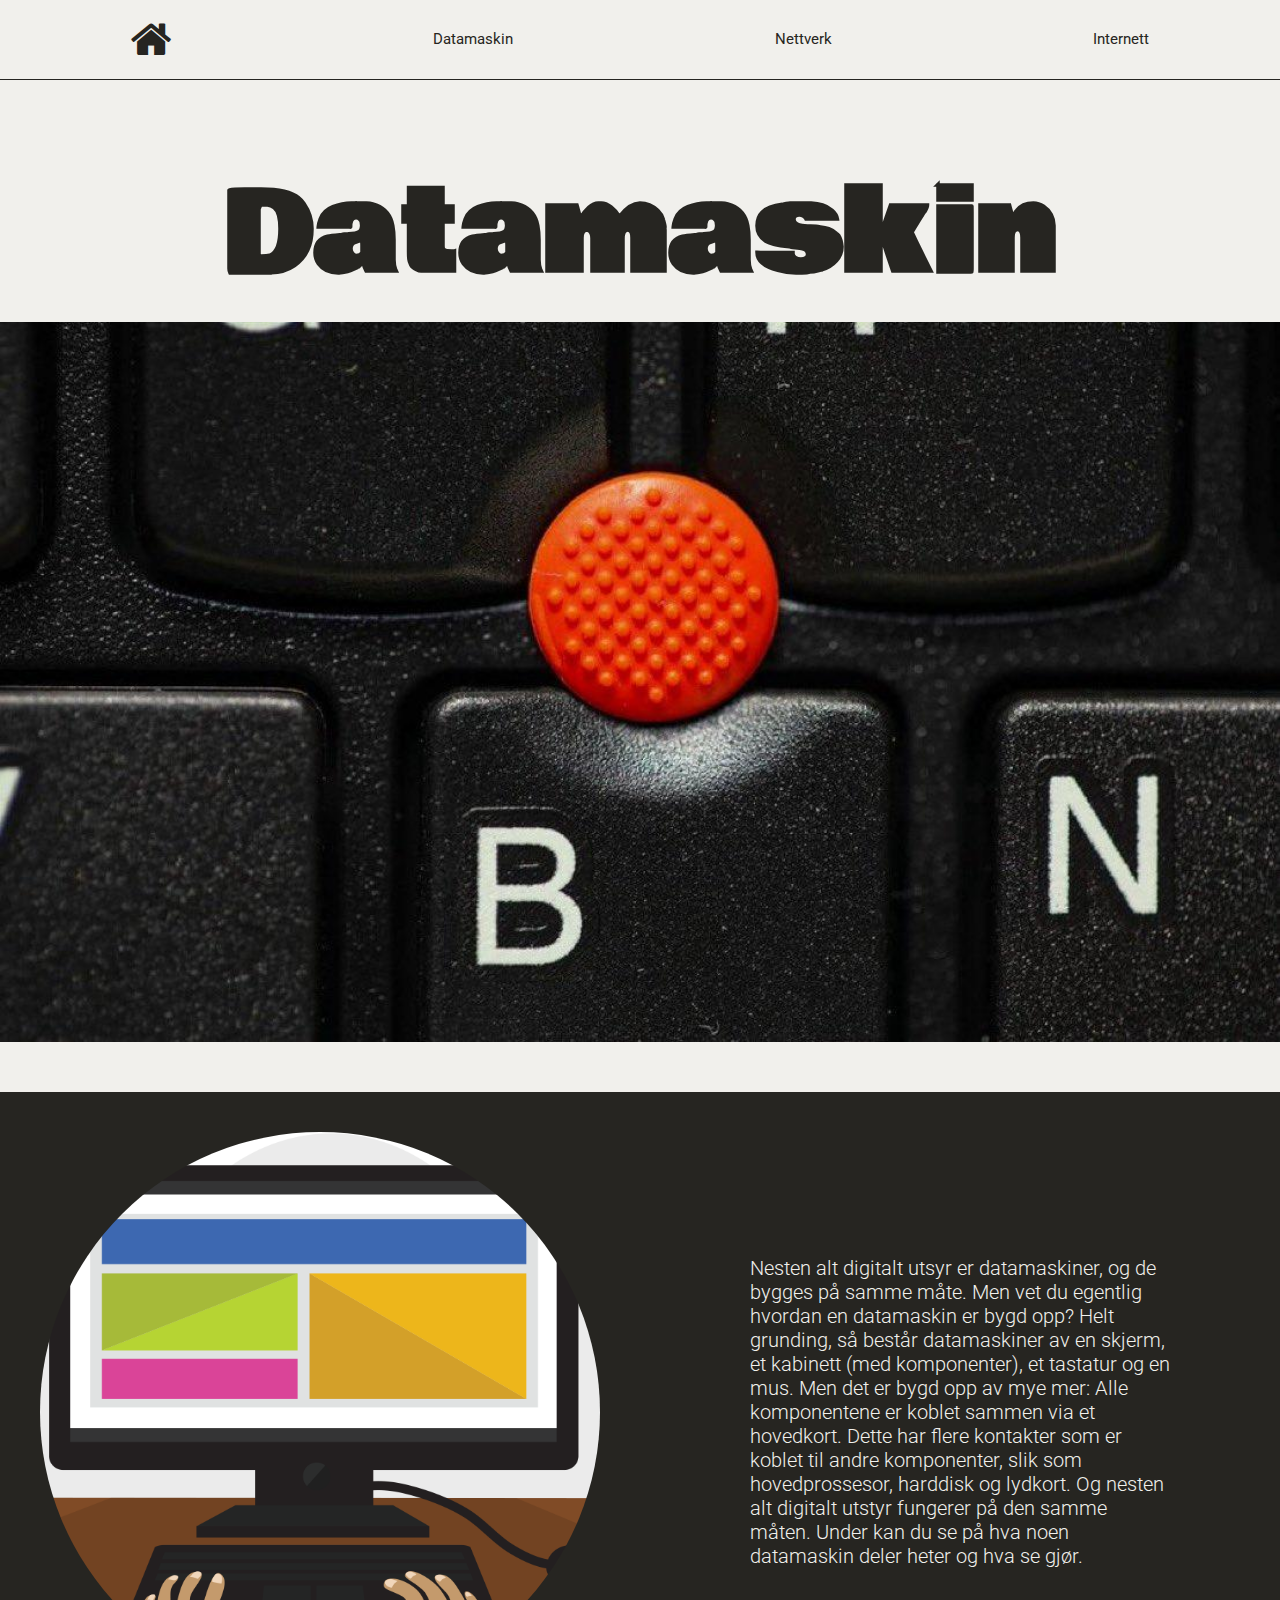
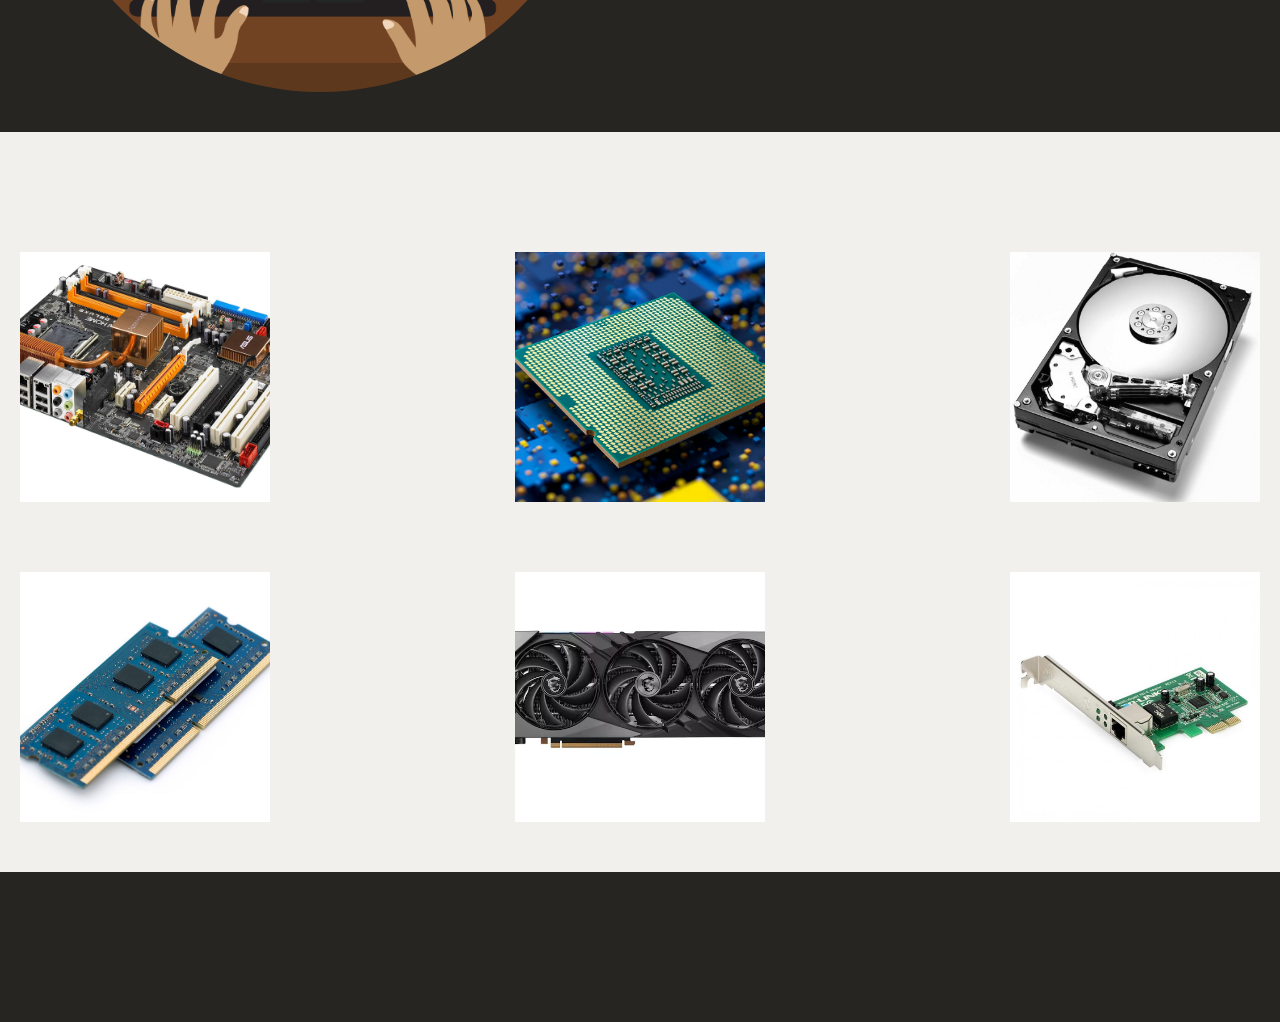
<file: datamaskin.html>
<!DOCTYPE html>
<html lang="en">

<head>
    <meta charset="UTF-8">
    <meta name="viewport" content="width=device-width, initial-scale=1.0">
    <title>Datamaskin</title>
    <link rel="icon" type="image/x-icon" href="bilder/favicon/favicon_datamaskin.png">
    <link rel="stylesheet" type="text/css" href="style.css" />
    <link rel="stylesheet" href="https://cdnjs.cloudflare.com/ajax/libs/font-awesome/4.7.0/css/font-awesome.min.css">
    <style>
    </style>
</head>

<body class="datamaskin">
    <header>
        <nav>
            <a href="index.html" class="navknapp">
                <i class="fa fa-home"></i>
            </a>
            <a href="datamaskin.html" id="active" class="navknapp">
                Datamaskin
            </a>
            <a href="nettverk.html" class="navknapp">
                Nettverk
            </a>
            <a href="internett.html" class="navknapp">
                Internett
            </a>
        </nav>
        <div id="mellomrom">

        </div>
        <div class="overskrift">
            <h1>Datamaskin</h1>
        </div>
        <div class="hero-image">
        </div>

    </header>
    <main class="grid-container">
        <aside>
            <img class="bilde" src="bilder/datamaskin/pc.png">
        </aside>
        <article>
            <div class="hovedtekst">
                <p> Nesten alt digitalt utsyr er datamaskiner, og de bygges på samme måte. Men vet du egentlig hvordan
                    en datamaskin er bygd opp?
                    Helt grunding, så består datamaskiner av en skjerm, et kabinett (med komponenter), et tastatur og en
                    mus. Men det er bygd opp av mye mer: Alle komponentene er koblet sammen via et hovedkort.
                    Dette har flere kontakter som er koblet til andre komponenter, slik som hovedprossesor, harddisk og
                    lydkort. Og nesten alt digitalt utstyr fungerer på den samme måten. Under kan du se på hva noen
                    datamaskin deler heter og hva se gjør.
                </p>
            </div>
        </article>
        <div class="bilder">
            <div class="bilde">
                <img src="bilder/datamaskin/hovedkortet.avif">
                <div class="tekst">
                    <p> Hovedkortet, kretskortet, brukes for å koble sammen de forskjellige delene i en datamaskin.

                    </p>
                </div>
            </div>
            <div class="bilde">
                <img src="bilder/datamaskin/cpu.webp">
                <div class="tekst">
                    <p> I prosessoren blir koden i et dataprogram lest og utført.

                    </p>
                </div>
            </div>
            <div class="bilde">
                <img src="bilder/datamaskin/harddisk.png">
                <div class="tekst">
                    <p> Hardisken, sekundærminnet, lagrer operativsystem programmer og datafiler. PÅ grunn av dette har
                        den stor lagringskapasitet.

                    </p>
                </div>

            </div>

            <div class="mellomrom">

            </div>

            <div class="bilde">
                <img src="bilder/datamaskin/ram.jpeg">
                <div class="tekst">
                    <p>I minnebrikket, også kjent som hurtigminne eller RAM, ligger de andre programmene og dataene som
                        skal brukes lagret.

                    </p>
                </div>
            </div>
            <div class="bilde">
                <img src="bilder/datamaskin/grafikkkort.avif">
                <div class="tekst">
                    <p> Grafikkort tolker bilder og videoer og viser punktgraf på skjermen.

                    </p>
                </div>
            </div>
            <div class="bilde">
                <img src="bilder/datamaskin/nettverkskort.avif">
                <div class="tekst">
                    <p>Nettverkskortet har kommunikasjon med andre datamaskiner og enheter i omgivelsene.
                        Kommunikasjonen er enten via kabel (ethernet, fiber) eller trådløst (Wi-Fi).

                    </p>
                </div>

            </div>
        </div>
    </main>
    <footer>

    </footer>
</body>

</html>
</file>
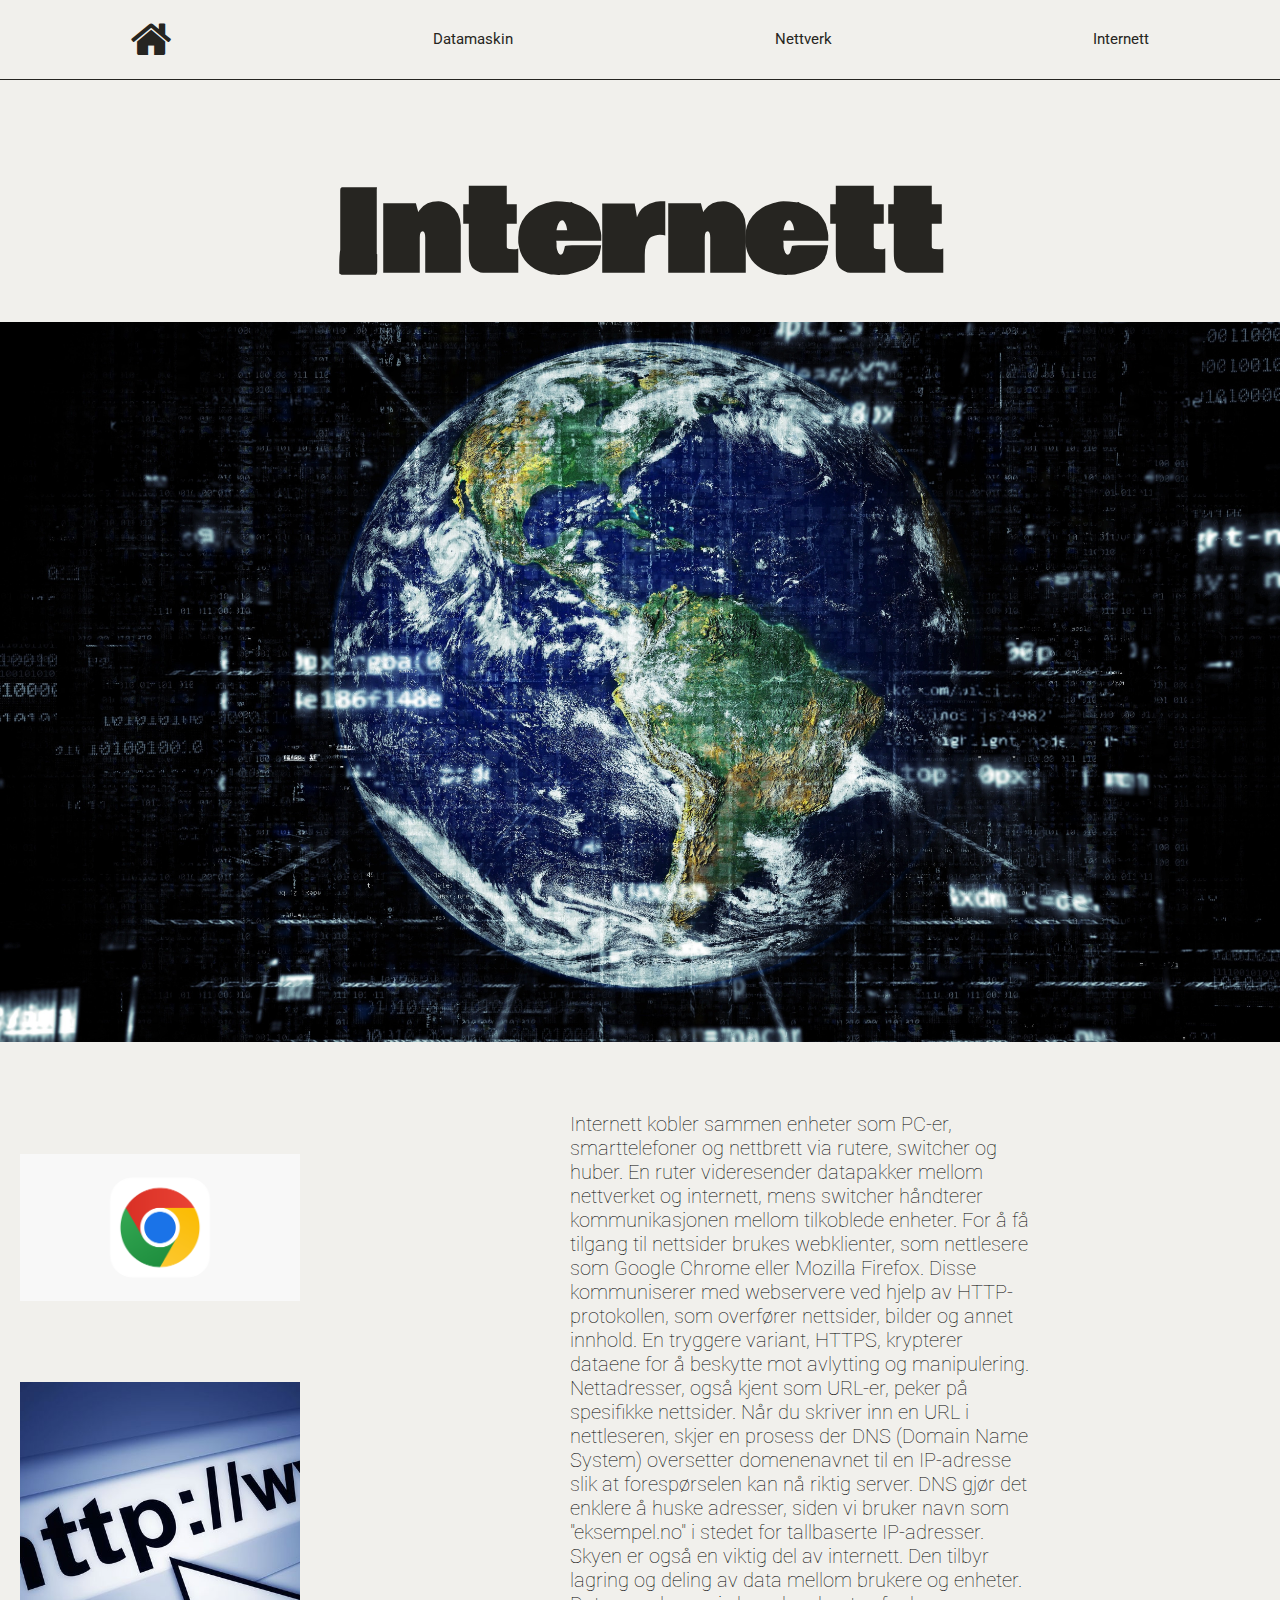
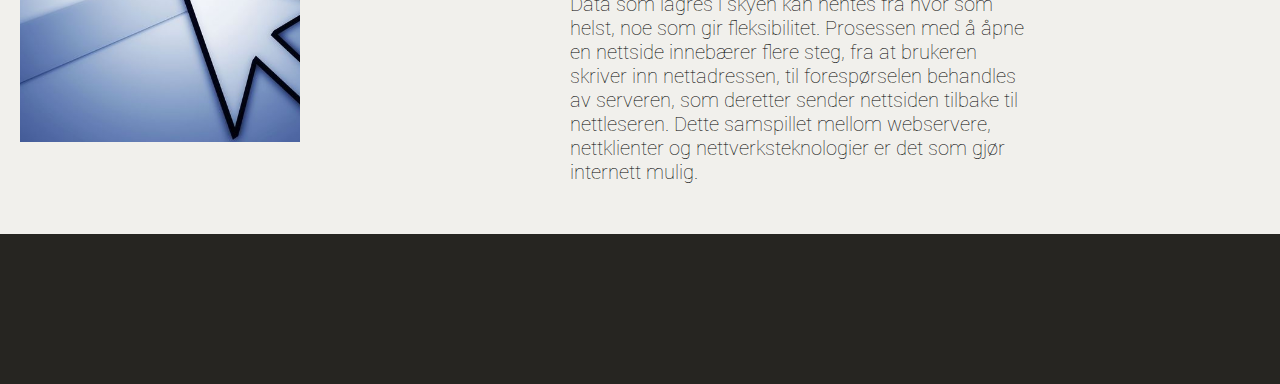
<file: internett.html>
<!DOCTYPE html>
<html lang="en">

<head>
    <meta charset="UTF-8">
    <meta name="viewport" content="width=device-width, initial-scale=1.0">
    <title>Internett</title>
    <link rel="icon" type="image/x-icon" href="bilder/favicon/favicon_internett.png">
    <link rel="stylesheet" type="text/css" href="style.css" />
    <link rel="stylesheet" href="https://cdnjs.cloudflare.com/ajax/libs/font-awesome/4.7.0/css/font-awesome.min.css">
    <style>
    </style>

</head>

<body class="internett">
    <header>
        <nav>
            <a href="index.html" class="navknapp">
                <i class="fa fa-home"></i>
            </a>
            <a href="datamaskin.html" class="navknapp">
                Datamaskin
            </a>
            <a href="nettverk.html" class="navknapp">
                Nettverk
            </a>
            <a href="internett.html" id="active" class="navknapp">
                Internett
            </a>
        </nav>
        <div id="mellomrom">

        </div>
        <div class="overskrift">
            <h1>Internett</h1>
        </div>
        <div class="hero-image">
        </div>

    </header>
    <main class="grid-container">
        <aside>
            <img class="bilde" src="bilder/internett/internett_bilde_chrome_nettleser.png">
            <img class="bilde" id="bilde_lang" src="bilder/internett/internett_bilde1.jpeg">
        </aside>
        <article>
            <div class="hovedtekst">
                <p> Internett kobler sammen enheter som PC-er, smarttelefoner og nettbrett via rutere, switcher og
                    huber. En ruter videresender datapakker mellom nettverket og internett, mens switcher håndterer
                    kommunikasjonen mellom tilkoblede enheter.

                    For å få tilgang til nettsider brukes webklienter, som nettlesere som Google Chrome eller Mozilla
                    Firefox. Disse kommuniserer med webservere ved hjelp av HTTP-protokollen, som overfører nettsider,
                    bilder og annet innhold. En tryggere variant, HTTPS, krypterer dataene for å beskytte mot avlytting
                    og manipulering.

                    Nettadresser, også kjent som URL-er, peker på spesifikke nettsider. Når du skriver inn en URL i
                    nettleseren, skjer en prosess der DNS (Domain Name System) oversetter domenenavnet til en IP-adresse
                    slik at forespørselen kan nå riktig server. DNS gjør det enklere å huske adresser, siden vi bruker
                    navn som "eksempel.no" i stedet for tallbaserte IP-adresser.

                    Skyen er også en viktig del av internett. Den tilbyr lagring og deling av data mellom brukere og
                    enheter. Data som lagres i skyen kan hentes fra hvor som helst, noe som gir fleksibilitet.

                    Prosessen med å åpne en nettside innebærer flere steg, fra at brukeren skriver inn nettadressen, til
                    forespørselen behandles av serveren, som deretter sender nettsiden tilbake til nettleseren. Dette
                    samspillet mellom webservere, nettklienter og nettverksteknologier er det som gjør internett mulig.
                </p>
            </div>
        </article>
    </main>
    <footer>
        <p></p>
    </footer>
</body>

</html>
</file>
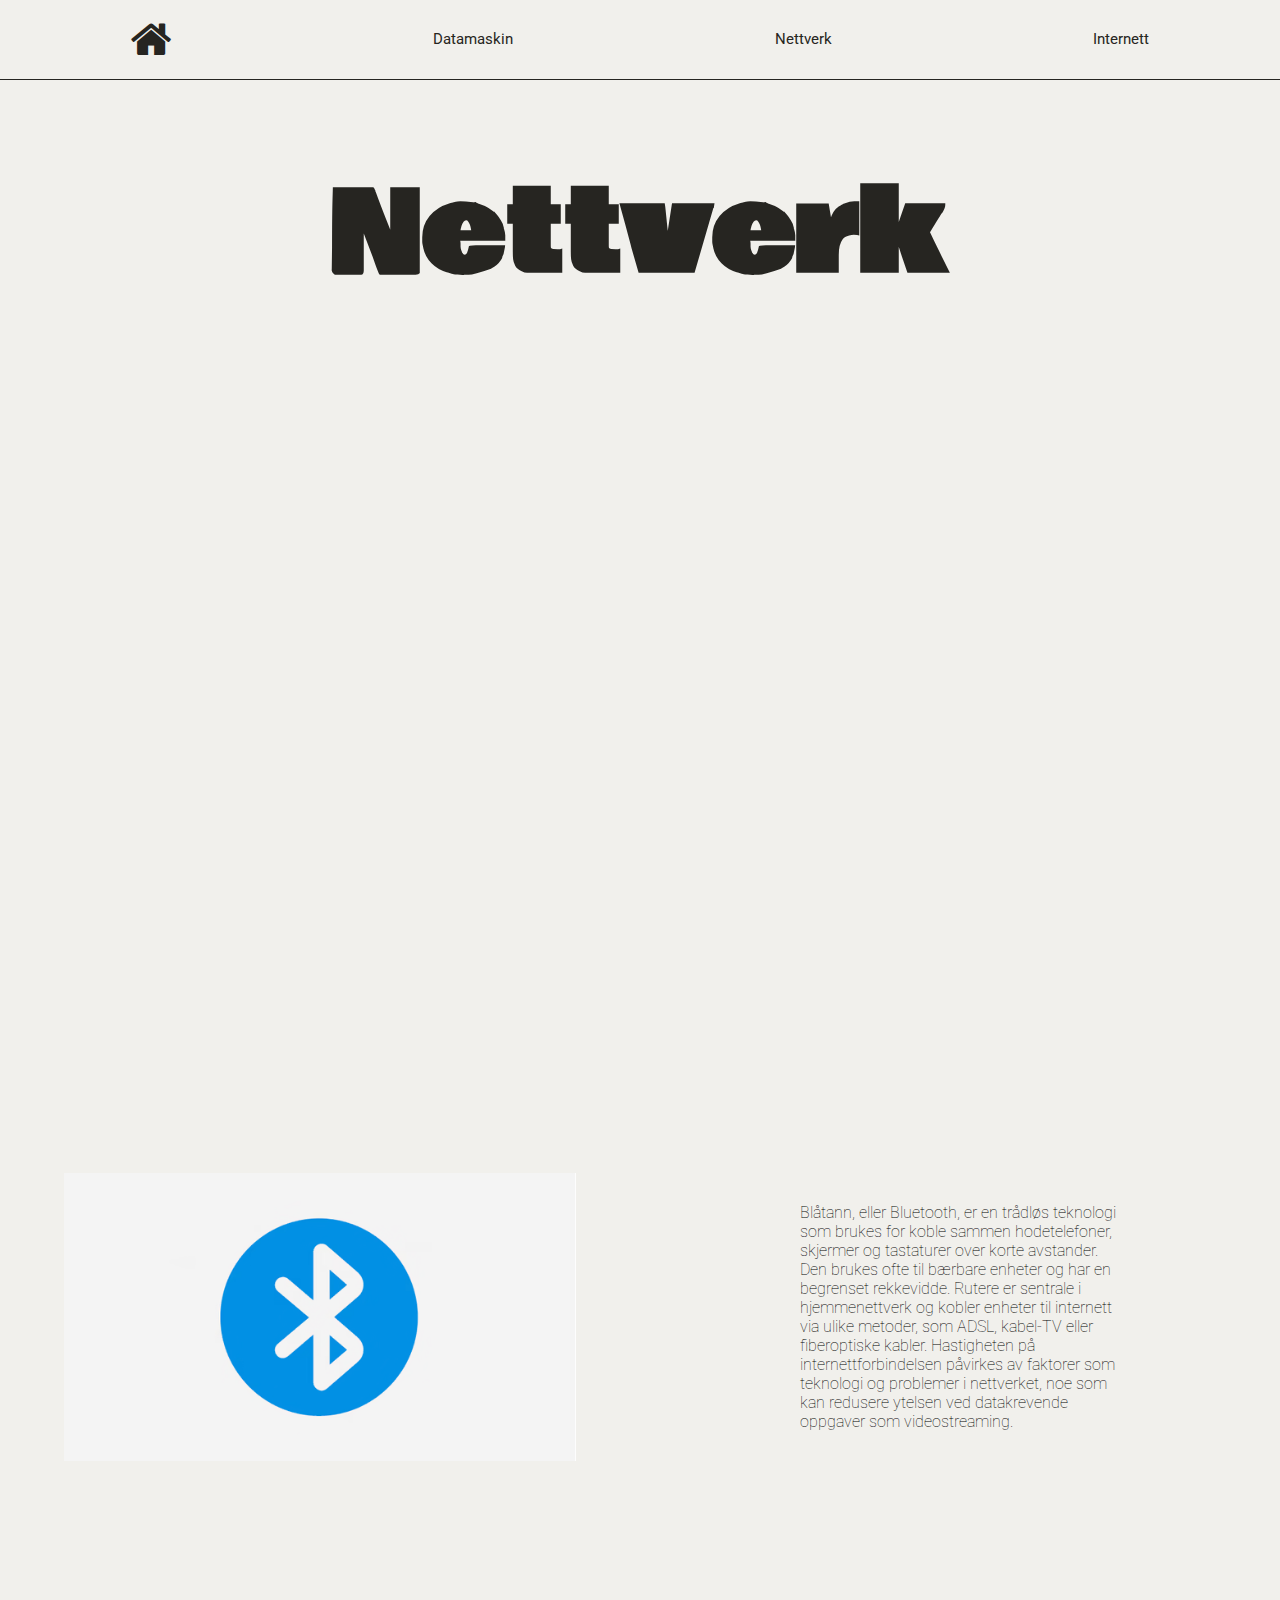
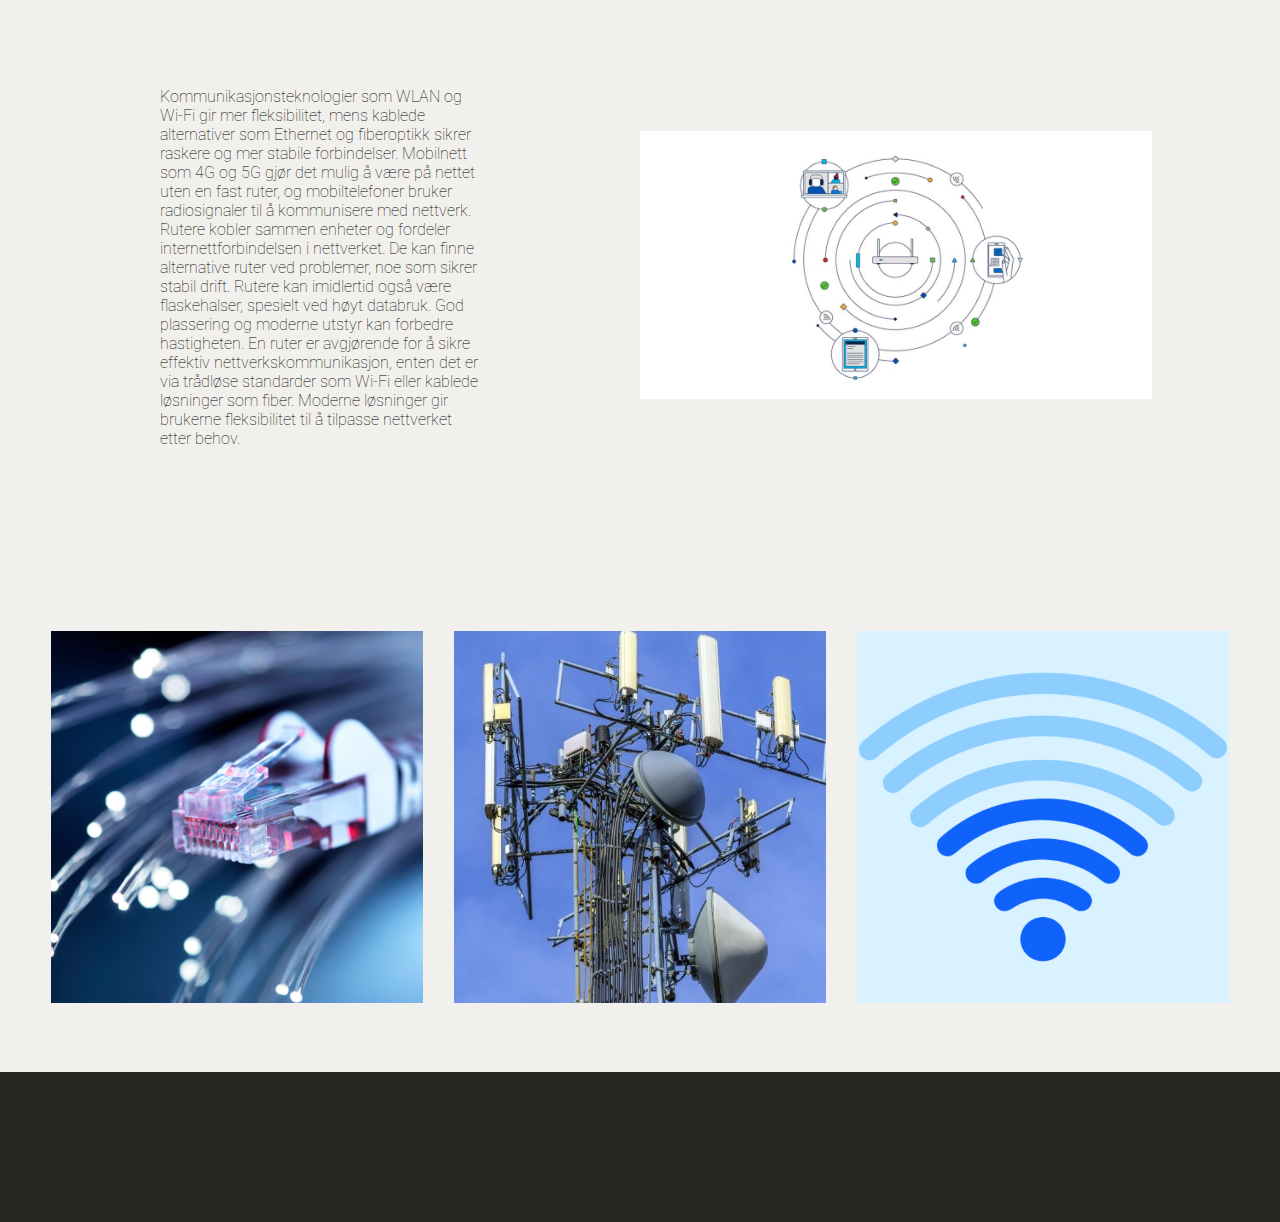
<file: nettverk.html>
<!DOCTYPE html>
<html lang="en">

<head>
    <meta charset="UTF-8">
    <meta name="viewport" content="width=device-width, initial-scale=1.0">
    <title>Nettverk</title>
    <link rel="icon" type="image/x-icon" href="bilder/favicon/favicon_nettverk.png">
    <link rel="stylesheet" type="text/css" href="style.css" />
    <link rel="stylesheet" href="https://cdnjs.cloudflare.com/ajax/libs/font-awesome/4.7.0/css/font-awesome.min.css">
    <style>
    </style>
</head>

<body class="nettverk">
    <header>
        <nav>
            <a href="index.html" class="navknapp">
                <i class="fa fa-home"></i>
            </a>
            <a href="datamaskin.html" class="navknapp">
                Datamaskin
            </a>
            <a href="nettverk.html" id="active" class="navknapp">
                Nettverk
            </a>
            <a href="internett.html" class="navknapp">
                Internett
            </a>
        </nav>
        <div id="mellomrom">

        </div>
        <div class="overskrift">
            <h1>Nettverk</h1>
        </div>
        <div class="hero-image">
        </div>

    </header>
    <main class="grid-container">
        <div id="aside1">

            <img src="bilder/nettverk/bluetooth.avif">

        </div>
        <div id="article1">
            <div class="under_tekst">
                <p>
                    Blåtann, eller Bluetooth, er en trådløs teknologi som brukes for koble sammen hodetelefoner,
                    skjermer og tastaturer over korte avstander. Den brukes ofte til bærbare enheter og har en begrenset
                    rekkevidde.

                    Rutere er sentrale i hjemmenettverk og kobler enheter til internett via ulike metoder, som ADSL,
                    kabel-TV eller fiberoptiske kabler.
                    Hastigheten på internettforbindelsen påvirkes av faktorer som teknologi og problemer i
                    nettverket, noe som kan redusere ytelsen ved datakrevende oppgaver som videostreaming.
                </p>
            </div>
        </div>
        <div id="aside2">
            <div class="bilde">
                <img src="bilder/nettverk/wlan.jpg">
            </div>
        </div>
        <div id="article2">
            <p class="under_tekst">Kommunikasjonsteknologier som WLAN og Wi-Fi gir mer fleksibilitet, mens kablede
                alternativer som Ethernet og fiberoptikk sikrer raskere og mer stabile forbindelser. Mobilnett som 4G og
                5G gjør det mulig å være på nettet uten en fast ruter, og mobiltelefoner bruker radiosignaler til å
                kommunisere med nettverk.

                Rutere kobler sammen enheter og fordeler internettforbindelsen i nettverket. De kan finne alternative
                ruter ved problemer, noe som sikrer stabil drift. Rutere kan imidlertid også være flaskehalser, spesielt
                ved høyt databruk. God plassering og moderne utstyr kan forbedre hastigheten.

                En ruter er avgjørende for å sikre effektiv nettverkskommunikasjon, enten det er via trådløse standarder
                som Wi-Fi eller kablede løsninger som fiber. Moderne løsninger gir brukerne fleksibilitet til å tilpasse
                nettverket etter behov.</p>
        </div>
        <div class="bilder">
            <div class="bilde">
                <img src="bilder/nettverk/ethernet.jpg">
                <div class="tekst">
                    <p>Ethernet er en måte å koble datamaskiner sammen i et lokalt nettverk eller LAN

                    </p>
                </div>
            </div>
            <div class="bilde">
                <img src="bilder/nettverk/mobilnett1.jiff.jfif">
                <div class="tekst">
                    <p>
                        Mobilnett, også kjent som mobile nettverk, er trådløse kommunikasjonssystemer som brukes til å
                        overføre tale- og datainformasjon mellom brukere av mobiltelefoner og andre enheter.

                    </p>
                </div>
            </div>
            <div class="bilde">
                <img src="bilder/nettverk/wifi.jpg">
                <div class="tekst">
                    <p>Wifi er trådløse lokale datanettverk innenfor et avgrenset område.

                    </p>
                </div>

            </div>
        </div>

    </main>
    <footer>

    </footer>
</body>

</html>
</file>
<file: style.css>
@import url('https://fonts.googleapis.com/css2?family=Roboto+Flex:opsz,wght@8..144,100..1000&family=Roboto:ital,wght@0,100;0,300;0,400;0,500;0,700;0,900;1,100;1,300;1,400;1,500;1,700;1,900&family=Rubik+80s+Fade&display=swap');
@import url('https://fonts.googleapis.com/css2?family=Bowlby+One&family=Poiret+One&family=Roboto+Flex:opsz,wght@8..144,100..1000&family=Roboto:ital,wght@0,100;0,300;0,400;0,500;0,700;0,900;1,100;1,300;1,400;1,500;1,700;1,900&family=Rubik+80s+Fade&family=Space+Grotesk:wght@300..700&display=swap');

/* CSS style reset*/

* {
    margin: 0;
    padding: 0;
    box-sizing: border-box;
}

img {
    width: 100%;
}

/* Slutt av CSS style reset */

body {
    font-family: 'Roboto';
    font-weight: 100;
    background-color: rgb(241 240 236);
}

footer {
    height: 150px;
    margin-top: 30px;
    background-color: rgb(38, 37, 33);
    color: rgb(241 240 236);
}

/*HEADER*/

/* NAV */

header {
    margin-bottom: 50px;
}

nav {
    height: 80px;
    width: 100%;
    background-color: rgb(241 240 236);
    position: fixed;
    display: flex;
    justify-content: space-around;
    align-items: center;
    text-align: center;
    z-index: 1000;
    border-bottom: 1px solid rgb(38, 37, 33);
}

.internett nav {}

.navknapp {
    color: rgb(38, 37, 33);
    background-color: rgb(241 240 236);
    height: 80px;
    display: flex;
    align-items: center;
    font-size: 15px;
    text-decoration: none;
    font-family: 'Roboto';
    font-weight: 400;
    padding-inline: 20px;
    border-bottom: 0.5px solid rgb(38, 37, 33);

}

.navknapp:hover {
    background-color: rgb(88, 87, 85) !important;
    color: rgb(241 240 236);
    height: 80%;
    border-radius: 10%;
    animation: shaking 0.2s;
}

.fa-home {
    font-size: 44px !important;

}



#mellomrom {
    height: 70px;
    width: 100%;
}

/*nav a#active {
    background-color: rgb(38, 37, 33);
    color: rgb(66, 64, 55);
}*/



nav::after {
    content: '';
    position: absolute;
    height: 1px;
    background-color: rgb(38, 37, 33);
    bottom: 0;
    left: 0;
    margin: auto;
    height: 80%;
    border-radius: 10%;
    z-index: 9999;
}

@keyframes shaking {

    0%,
    50%,
    100% {
        transform: rotate(0deg);
    }

    20% {
        transform: rotate(3deg);
    }

    70% {
        transform: rotate(-3deg);
    }


}

/*NAV*/


.overskrift {
    display: flex;
    position: relative;
    color: rgb(38, 37, 33);
    font-size: 120px;
    justify-content: center;
    margin-bottom: 0;
    margin-top: 40px;
}

.overskrift h1 {
    font-family: "Bowlby One", sans-serif;
    font-weight: 900;
    font-size: 113px;
}

.index .overskrift {
    display: flex;
    position: relative;
    color: rgb(241 240 236);
    font-size: 120px;
    justify-content: center;
    margin-bottom: 0;
    margin-top: -7px;
    text-align: center;
    font-family: "Bowlby One", sans-serif;
    font-weight: 900;
    font-size: 50px;
}

header {
    margin-bottom: 50px;
}

#mellomrom {
    height: 105px;
    width: 100%;
}


/* HERO IMAGE*/



.index .hero-image {
    background-image: url(bilder/index/hero_image_index.jpg);
    background-size: cover;
    background-repeat: no-repeat;
    background-position: center;
    width: 100%;
    height: auto;
    aspect-ratio: 16 / 9;
    margin-top: 20px;
}

.index .hero-image {
    height: 80vh;
    width: 100%;
}

.internett .hero-image {
    background-image: url(bilder/internett/internett_hero_image.jpg);
    background-size: cover;
    background-repeat: no-repeat;
    background-position: center;
    width: 100%;
    height: auto;
    aspect-ratio: 16 / 9;
}

.datamaskin .hero-image {
    background-image: url(bilder/datamaskin/hero_image_datamaskin.jpg);
    background-size: cover;
    background-repeat: no-repeat;
    background-position: center;
    width: 100%;
    height: auto;
    aspect-ratio: 16 / 9;
}

.nettverk .hero-image {
    background-image: url(https://smartinnovationnorway.com/wp-content/uploads/2023/12/Digitalt-nettverksmote.png);
    background-size: cover;
    background-repeat: no-repeat;
    background-position: center;
    width: 100%;
    height: auto;
    aspect-ratio: 16 / 9;
}

/* BODY*/

/* GRID CONTAINER*/

.grid-container {
    display: grid;
    grid-template-columns: 1fr 1fr 1fr 1fr;
}

.index .grid-container {
    grid-template-columns: 1fr 1fr 1fr 1fr;
    row-gap: 50px;
}

.internett .grid-container {
    display: grid;
    grid-template-columns: 1fr 1fr 1fr 1fr;

}

.datamaskin .grid-container {
    display: grid;
    grid-template-columns: 1fr 1fr 1fr 1fr;
    row-gap: 100px;

}

.nettverk .grid-container {
    display: grid;
    grid-template-columns: 1fr 1fr;
    grid-auto-rows: 450px;
    align-items: center;
    row-gap: 100px;

}

/* INDEX INNHOLD*/

.index article {
    grid-column: 1/5;
    grid-row: 1/3;
    padding: 20px;
    background-color: rgb(241 240 236);
    color: rgb(38, 37, 33);
    display: flex;
    align-items: center;
    justify-content: center;
}

.index article p {
    font-size: 23px;
}


.index .bilder {
    grid-column: 1/5;
    grid-row: 3/5;
    background-color: rgb(241 240 236);
    color: rgb(38, 37, 33);
    display: flex;
    justify-content: space-evenly;
}


.index .fa-home {
    font-size: 40px;
}

.index .bilder .bilde:hover .tekst {
    opacity: 1;
    color: black;
    font-weight: 300;
}

.index .bilder .bilde {
    display: flex;
    justify-content: center;
    align-items: center;
}

.index .tekst {
    width: 200px;
    font-size: 12px;
    opacity: 0;
    position: absolute;
    display: flex;
    text-align: center;
    transition: 1.3s;
    font-weight: 300;
}

.index .bilder .bilde img {
    width: 250px;
    border-radius: 50%;
    height: 250px;
    object-fit: cover;
}

.index .bilder .bilde:hover img {
    opacity: 0.1;
}

.index .hovedtekst {
    width: 50%;
}

/*INTERNETT INNHOLD*/

.internett aside {
    grid-column: 1/2;
    grid-row: 1/5;
    background-color: rgb(241 240 236);
    display: flex;
    flex-direction: column;
    justify-content: space-evenly;
    align-items: center;
}

.internett article {
    grid-column: 2/5;
    grid-row: 1/5;
    padding: 20px;
    background-color: rgb(241 240 236);
    display: flex;
    justify-content: center;

}

.internett .bilder {
    grid-column: 4/5;
    grid-row: 1/5;
    padding: 20px;
    background-color: rgb(241 240 236);
    display: flex;
    flex-direction: column;
    align-items: center;
    justify-content: space-evenly;
    flex-wrap: wrap;
    position: relative;
}

.internett aside .bilde {
    width: 100%;
    padding: 20px;
}

#bilde_lang {
    height: 400px;
    padding: 20px;
    object-fit: cover;
}

.internett .tekst {
    width: 200px;
    font-size: 12px;
    opacity: 0;
    position: absolute;
    flex-wrap: nowrap;
    display: flex;
    text-align: center;
    transition: 1.3s;
    font-weight: 300;
}

.internett .hovedtekst {
    width: 50%;
    font-size: 20px;
}

.internett .under_tekst {
    position: relative;
    font-size: 12px;
    width: 80%;
    padding: 20px;
}

.internett .bilder img {
    width: 250px;
}

.internett .bilder .sticker img {
    width: 70px;
    transform: translate(100%, 50%);
    position: absolute;
    z-index: 999;
}

.internett .bilder .bilde:hover img {
    opacity: 0.1;
}

.internett .bilder .bilde:hover .sticker img {
    opacity: 1;
}

.internett .bilder .bilde:hover .sticker {
    animation: shaking 0.3s;
}

.internett .bilder .bilde:hover .tekst {
    opacity: 1;
    color: black;
    font-weight: 300;
}



.internett .bilde .sticker {
    position: absolute;
    transform: translate(100%, 50%);
    z-index: 999;
}

.internett .bilde {
    display: flex;
    align-items: center;
    justify-content: center;
}

.internett .fa-home {
    font-size: 40px;
}

/* DATAMASKIN INNHOLD*/

.datamaskin aside {
    grid-column: 1 / 3;
    grid-row: 1 / 2;
    background-color: rgb(38, 37, 33);
    display: flex;
    justify-content: center;
    align-items: center;
    padding: 20px;
}

.datamaskin article {
    grid-column: 3 / 5;
    grid-row: 1 / 2;
    background-color: rgb(38, 37, 33);
    display: flex;
    justify-content: center;
    align-items: center;
    padding: 20px;
}

.datamaskin .bilder {
    grid-column: 1/5;
    grid-row: 2/4;
    padding: 20px;
    background-color: rgb(241 240 236);
    display: flex;
    align-items: center;
    justify-content: space-between;
    flex-wrap: wrap;
    position: relative;
}

.datamaskin .bilder img {
    width: 20%;
    aspect-ratio: 1;
    object-fit: cover;
    max-width: 100%;
    height: auto;
}

.datamaskin aside .bilde {
    width: 600px;
    padding: 20px;
    border-radius: 50%;
    height: 600px;
    object-fit: cover;
}

.datamaskin .tekst {
    width: 200px;
    font-size: 12px;
    opacity: 0;
    position: absolute;
    flex-wrap: nowrap;
    display: flex;
    text-align: center;
    font-weight: 300;
    transition: 1.3s;
}

.datamaskin .hovedtekst {
    width: 70%;
    color: rgb(241 240 236);
    font-size: 20px;
    font-weight: 300;
}

.datamaskin .bilder img {
    width: 250px;
}

.datamaskin .bilder .bilde:hover img {
    opacity: 0.1;
}

.datamaskin .bilder .bilde:hover .sticker img {
    opacity: 1;
}

.datamaskin .bilder .bilde:hover .tekst {
    opacity: 1;
    color: black;
    font-weight: 300;
}



.datamaskin .bilder .bilde {
    display: flex;
    justify-content: center;
    align-items: center;
}

.datamaskin .mellomrom {
    width: 100%;
    height: 70px;
}

/*NETTVERK INNHOLD*/
.nettverk .bilder {
    grid-column: 1/3;
    grid-row: 3/4;
    padding: 20px;
    background-color: rgb(241 240 236);
    display: flex;
    flex-direction: row;
    align-items: center;
    justify-content: space-evenly;
    position: relative;
}

.nettverk #aside1 {
    grid-column: 1/2;
    grid-row: 1/2;
    background-color: rgb(241 240 236);
    display: flex;
    justify-content: center;
    align-items: center;
}

.nettverk #aside2 {
    grid-column: 2/3;
    grid-row: 2/3;
    background-color: rgb(241 240 236);
    display: flex;
    flex-direction: column;
    justify-content: space-between;
    align-items: center;
}

.nettverk #article1 {
    grid-column: 2/3;
    grid-row: 1/2;
    background-color: rgb(241 240 236);
    display: flex;
    justify-content: center;
    padding: 20px;
}

.nettverk #article2 {
    grid-column: 1/2;
    grid-row: 2/3;
    background-color: rgb(241 240 236);
    display: flex;
    justify-content: center;
    padding: 20px;
}

.nettverk img {
    width: 80%;
}

.nettverk .bilder .bilde:hover img {
    opacity: 0.1;
}

.nettverk .bilder .bilde:hover .sticker img {
    opacity: 1;
}

.nettverk .bilder .bilde:hover .tekst {
    opacity: 1;
    color: black;
    font-weight: 300;
}

.nettverk .bilder .bilde {
    display: flex;
    justify-content: center;
    align-items: center;
    width: 30%;
}

.nettverk .bilder .bilde img {
    width: 100%;
    aspect-ratio: 1;
    object-fit: cover;
}

.nettverk .tekst {
    width: 200px;
    font-size: 12px;
    opacity: 0;
    position: absolute;
    flex-wrap: nowrap;
    display: flex;
    text-align: center;
    transition: 1.3s;
    font-weight: 300;
}

.nettverk .under_tekst {
    display: flex;
    width: 60%;
    padding: 20px;
}

.nettverk .fa-home {
    font-size: 40px;
}

/*FOOTER*/

footer {
    height: 150px;
    margin-top: 30px;
    background-color: rgb(38, 37, 33);
    color: rgb(241 240 236);
    display: flex;
    align-items: center;
    justify-content: center;
}


/* MEDIA QUERIES*/

@media (width < 844px) {
    body {}

    .overskrift h1 {
        font-size: 84px;
    }

    /*INDEX*/

    .index .bilder {
        flex-direction: column;
        align-items: center;
    }
    .index .bilder .bilde img{
        height: 400px;
        width: 400px;
    }

    /*DATAMASKIN*/

    .datamaskin article p {
        font-size: 16px;
    }

    .datamaskin .bilder img {
        width: 194px;
    }

    .datamaskin aside .bilde {
        width: 400px;
        padding: 20px;
        border-radius: 50%;
        height: 400px;
        object-fit: cover;
    }

    /*NETTVERK*/

    .nettverk .grid-container {
        display: flex;
        align-items: center;
        flex-direction: column;
        
    }
    .nettverk img {
        width: 100%;
    }
    .nettverk .under_tekst {
        width: 90%;
    }

    /*INTERNETT*/

    .internett .grid-container {
        display: flex;
        align-items: center;
        flex-direction: column;

    }
    .internett aside .bilde:first-child {
        display: none;
    }
    .internett .hovedtekst{
        width: 80%;
    }
}

@media (width< 640px) {
    body {}

    .overskrift h1 {
        font-size: 53px;
    }

    /*INDEX*/

    .index .bilder {
        flex-direction: column;
        align-items: center;
    }

    .index .bilder .bilde img {
        width: 250px;
        height: 250px;
    }

    /*DATAMASKIN*/

    .datamaskin .bilder {
        display: flex;
        position: relative;
        flex-direction: column;
    }

    .datamaskin .bilder img {
        width: 90%;
        padding: 20px;


    }

    .datamaskin article p {
        font-size: 10px;
    }


    .datamaskin aside .bilde {
        width: 300px;
        padding: 20px;
        border-radius: 50%;
        height: 300px;
        object-fit: cover;
    }

    /*NETTVERK*/

    .nettverk .bilder {
        display: flex;
        position: relative;
        flex-direction: column;
    }

    .nettverk .bilder img {
        width: 90%;
        padding: 20px;
    }

    .nettverk .grid-container {
        display: flex;
        align-items: center;
        flex-direction: column;

    }

    .nettverk .bilder .bilde {
        width: 100%;
    }

    .nettverk .under_tekst {
        width: 90%;
    }

    /*INTERNETT*/

    .internett .grid-container {
        display: flex;
        align-items: center;
        flex-direction: column;

    }
    .internett aside .bilde:first-child {
        display: none;
    }
}

@media (width < 431px) {
    body {}



}
</file>
